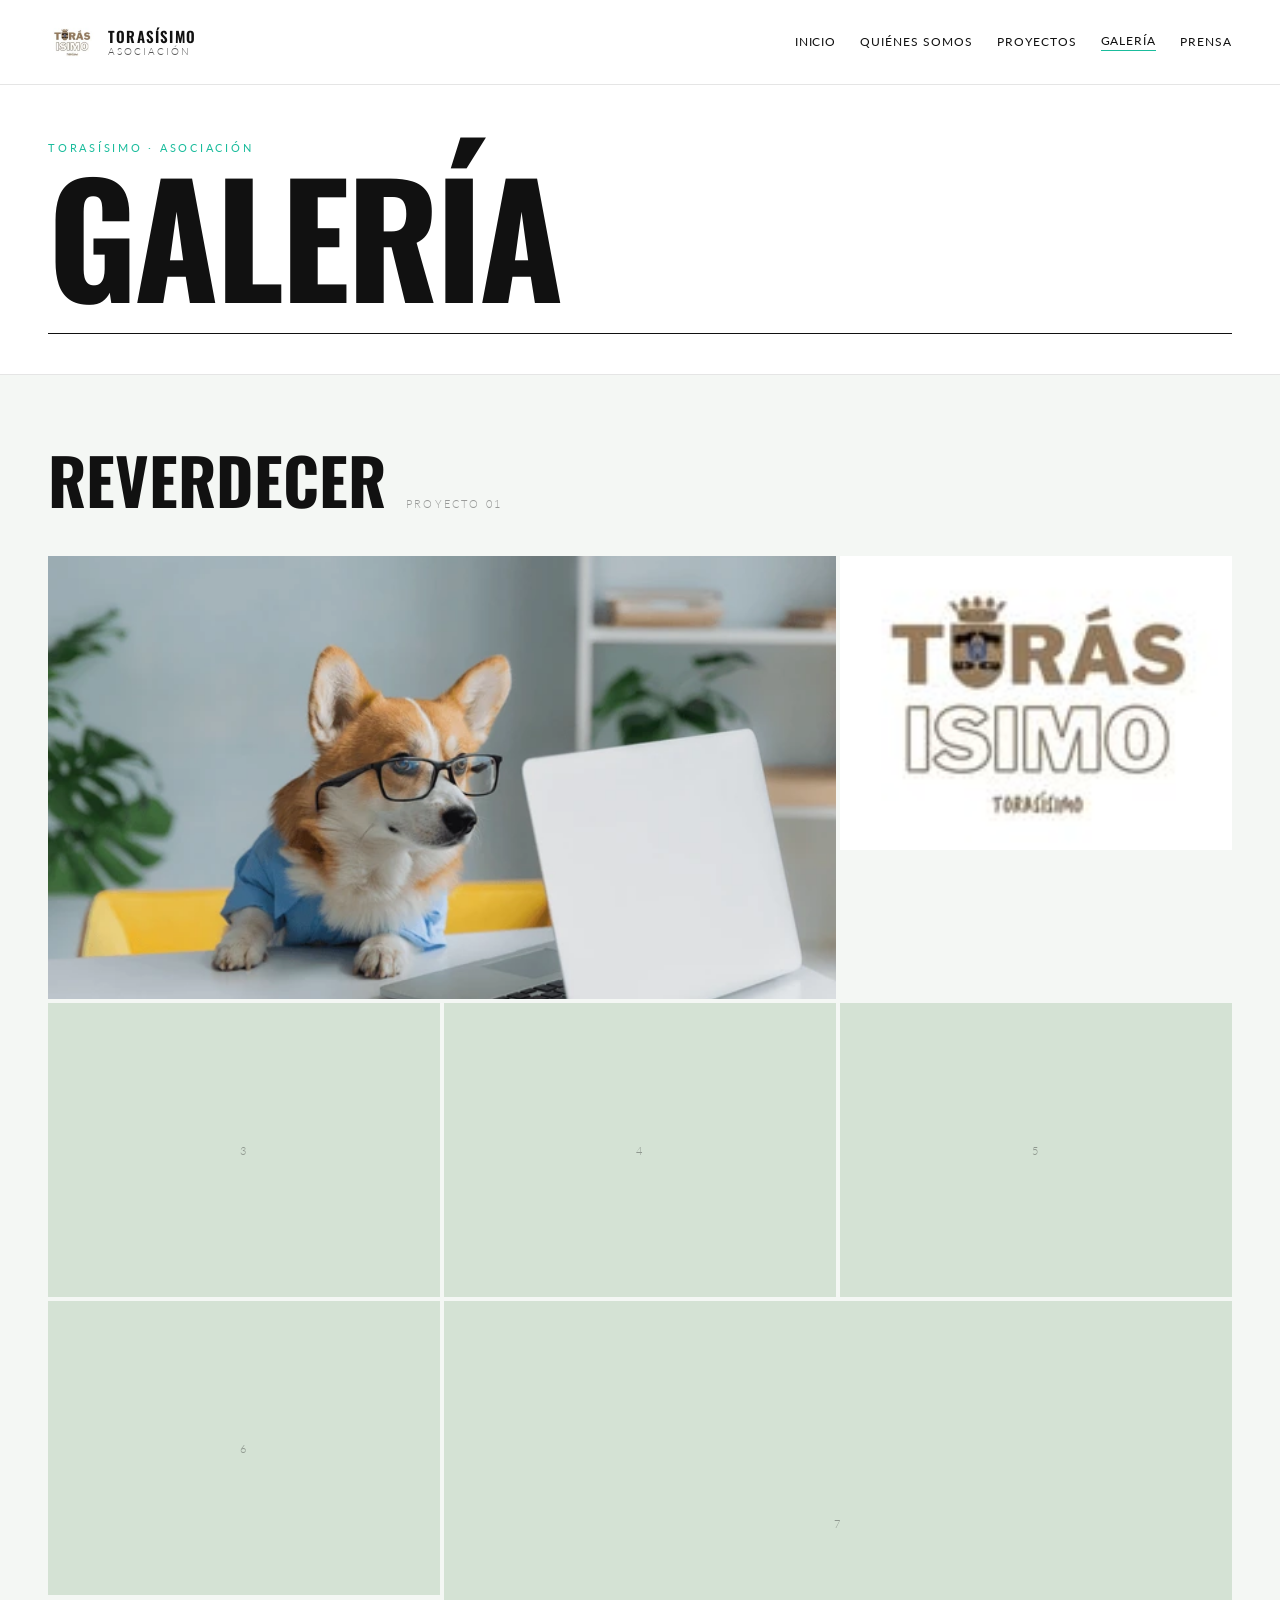
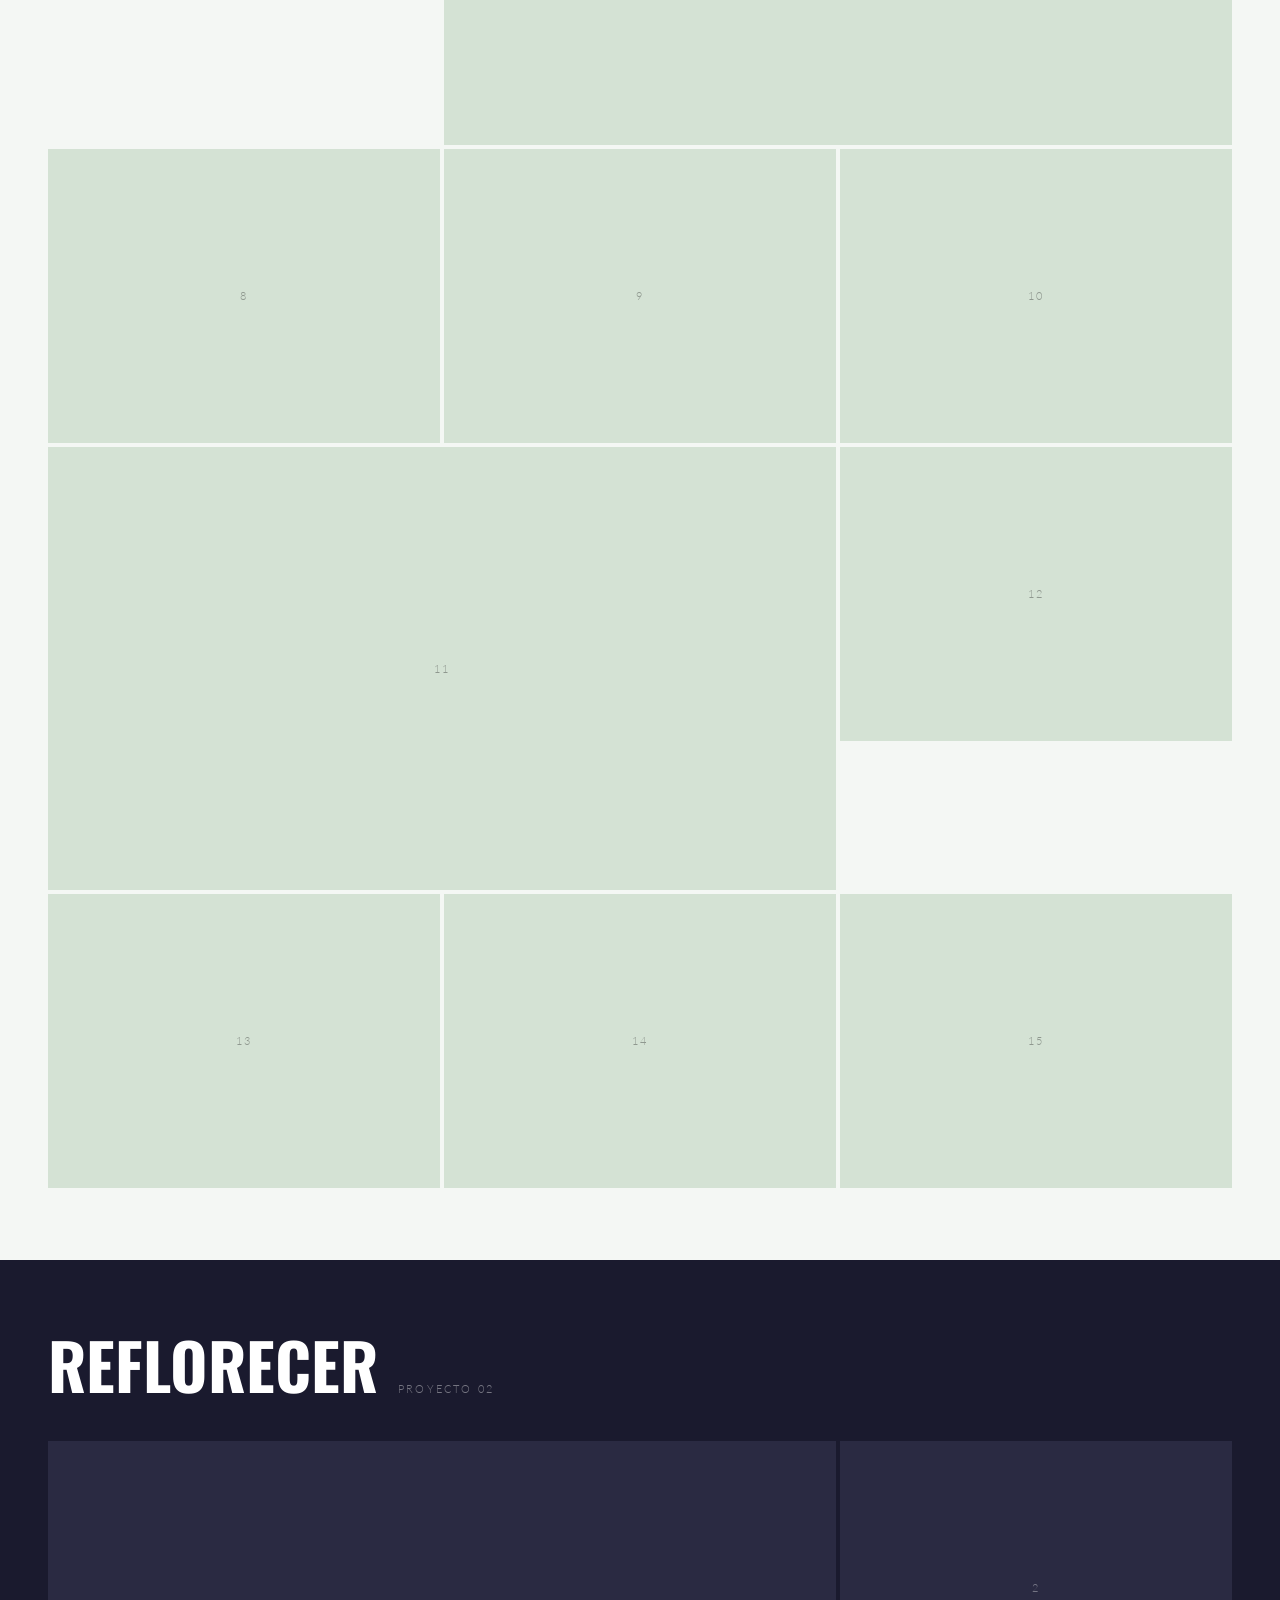
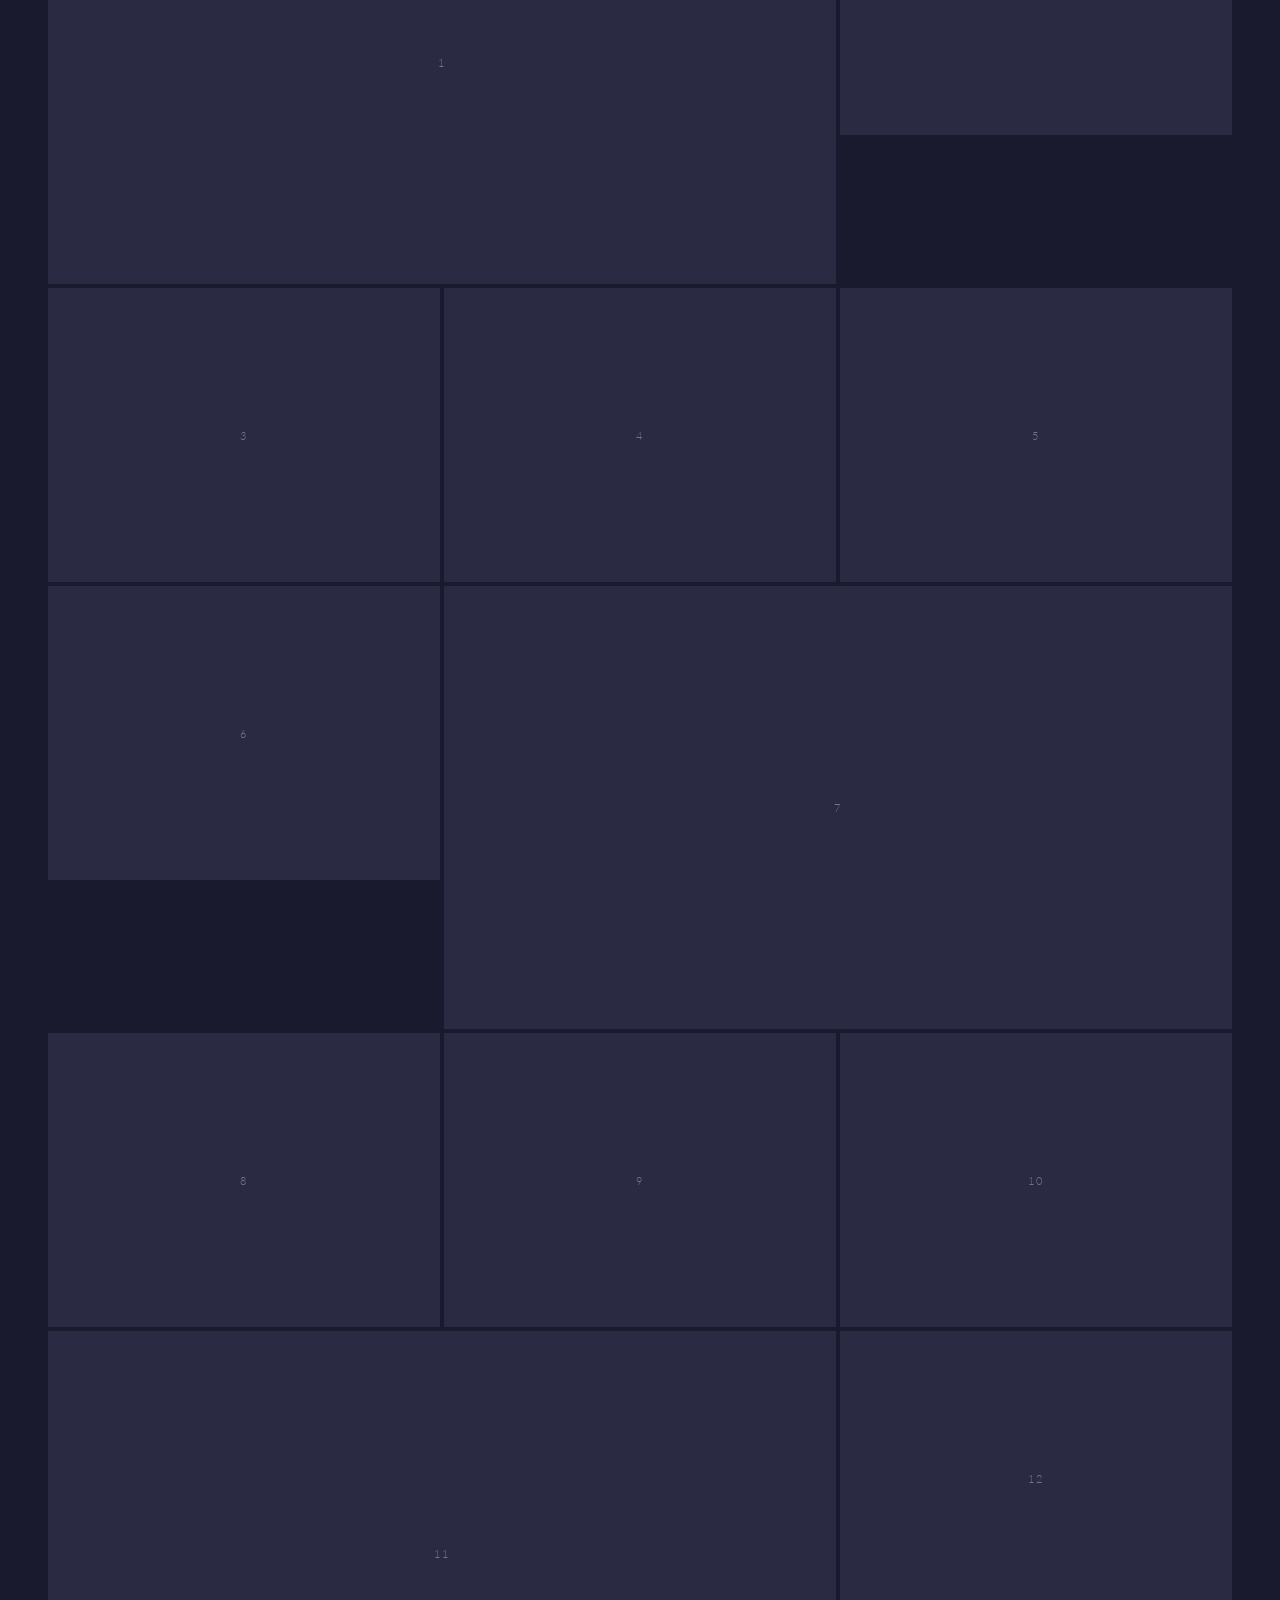
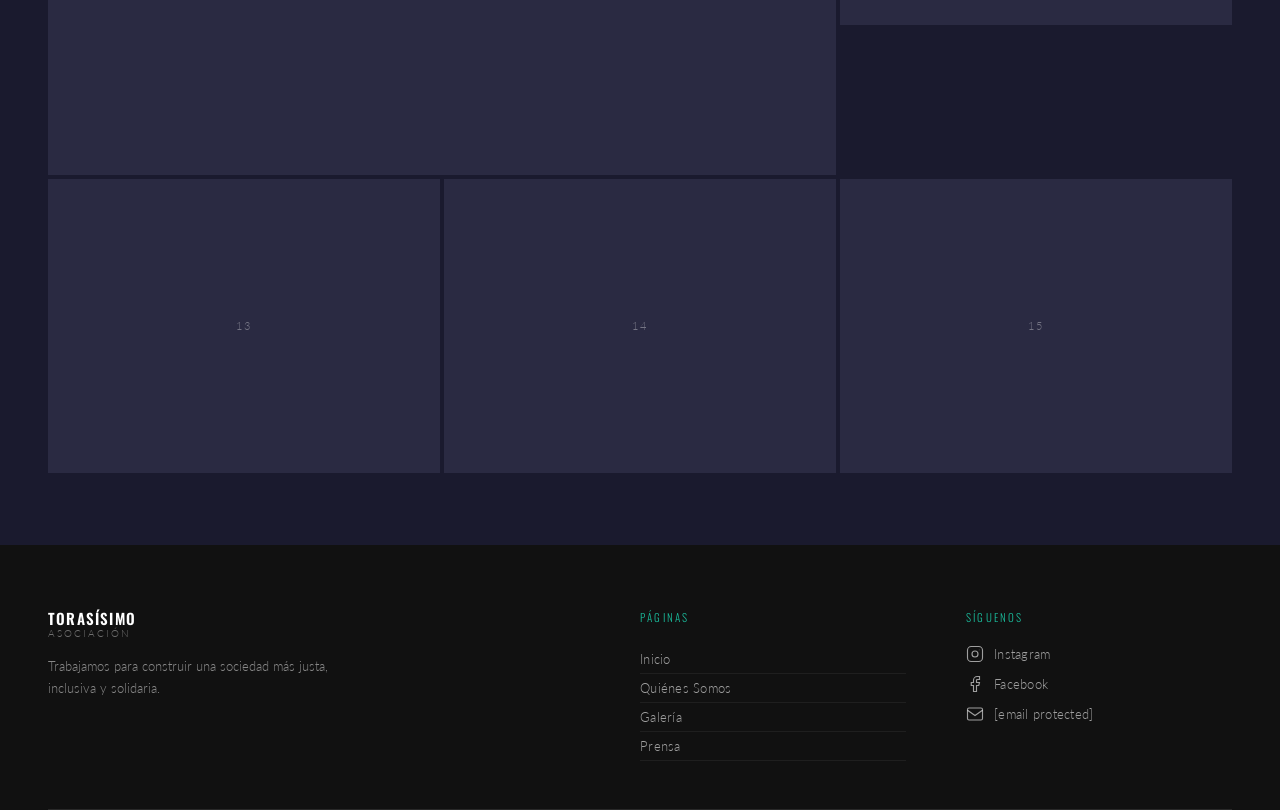
<file: galeria.html>
<!DOCTYPE html>
<html lang="es">
<head>
<meta charset="UTF-8">
<link rel="icon" type="image/x-icon" href="[data-uri]">
<meta name="viewport" content="width=device-width, initial-scale=1.0">
<title>Galería — Torasísimo</title>
<link href="https://fonts.googleapis.com/css2?family=Oswald:wght@300;400;600;700&family=Lato:wght@300;400&display=swap" rel="stylesheet">
<style>
*{ margin:0; padding:0; box-sizing:border-box; }
:root{
  --black:#111111; --white:#ffffff; --grey-light:#f1f1f1;
  --grey-mid:#e5e5e5; --accent:#1abc9c; --text-muted:#555;
}
body{ font-family:'Lato',sans-serif; font-weight:300; color:var(--black); overflow-x:hidden; }

/* HEADER */
header{
  display:flex; justify-content:space-between; align-items:center;
  padding:18px 48px; border-bottom:1px solid var(--grey-mid);
  position:sticky; top:0; background:var(--white); z-index:100;
}
.logo{ display:flex; align-items:center; gap:12px; }
.logo img{ height:48px; width:auto; }
.logo-text{ display:flex; flex-direction:column; line-height:1.2; }
.logo-text strong{ font-family:'Oswald',sans-serif; font-size:15px; font-weight:600; letter-spacing:0.08em; text-transform:uppercase; }
.logo-text span{ font-family:'Lato',sans-serif; font-size:10px; font-weight:300; letter-spacing:0.2em; text-transform:uppercase; color:var(--text-muted); }
nav{ display:flex; align-items:center; gap:24px; }
nav a{ text-decoration:none; color:var(--black); font-size:12px; letter-spacing:0.08em; text-transform:uppercase; font-weight:400; position:relative; padding-bottom:2px; transition:color 0.2s; }
nav a::after{ content:""; position:absolute; bottom:0; left:0; width:0; height:1px; background:var(--accent); transition:width 0.25s ease; }
nav a:hover::after{ width:100%; }
nav a.active{ border-bottom:1px solid var(--accent); }

/* HAMBURGER */
.hamburger{ display:none; flex-direction:column; gap:5px; cursor:pointer; padding:4px; background:none; border:none; z-index:200; }
.hamburger span{ display:block; width:24px; height:2px; background:var(--black); transition:all 0.3s ease; transform-origin:center; }
.hamburger.open span:nth-child(1){ transform:translateY(7px) rotate(45deg); }
.hamburger.open span:nth-child(2){ opacity:0; }
.hamburger.open span:nth-child(3){ transform:translateY(-7px) rotate(-45deg); }
.nav-mobile{ display:none; position:fixed; top:0; left:0; width:100%; height:100vh; background:var(--white); z-index:150; flex-direction:column; justify-content:center; align-items:center; gap:40px; opacity:0; pointer-events:none; transition:opacity 0.3s ease; }
.nav-mobile.open{ opacity:1; pointer-events:all; }
.nav-mobile a{ font-family:'Oswald',sans-serif; font-size:32px; font-weight:600; text-decoration:none; color:var(--black); letter-spacing:0.05em; text-transform:uppercase; transition:color 0.2s; }
.nav-mobile a:hover, .nav-mobile a.active{ color:var(--accent); }

/* TITULO */
.titulo-pagina{
  padding: 56px 48px 40px;
  border-bottom: 1px solid var(--grey-mid);
  animation: fadeUp 0.8s ease both;
  overflow: hidden;
}
@keyframes fadeUp{ from{ opacity:0; transform:translateY(14px); } to{ opacity:1; transform:translateY(0); } }

.titulo-pagina .label{
  font-family: 'Lato', sans-serif;
  font-size: 11px;
  font-weight: 400;
  letter-spacing: 0.25em;
  text-transform: uppercase;
  color: var(--accent);
  display: block;
  margin-bottom: 12px;
}

.titulo-pagina h1{
  font-family: 'Oswald', sans-serif;
  font-size: clamp(72px, 12vw, 160px);
  font-weight: 700;
  line-height: 0.88;
  letter-spacing: -0.02em;
  text-transform: uppercase;
}

.titulo-pagina .linea{
  display: block;
  width: 100%;
  height: 1px;
  background: var(--black);
  margin-top: 32px;
  transform: scaleX(0);
  transform-origin: left;
  animation: lineIn 0.9s 0.4s ease forwards;
}

@keyframes lineIn{ to{ transform: scaleX(1); } }


/* PROYECTO SECTION */
.proyecto-seccion{ padding:72px 48px; }
.proyecto-seccion.reverdecer{ background:#f4f7f4; }
.proyecto-seccion.reflorecer{ background:#1a1a2e; color:var(--white); }

.proyecto-header{ display:flex; align-items:baseline; gap:20px; margin-bottom:40px; }
.proyecto-header h2{ font-family:'Oswald',sans-serif; font-size:64px; font-weight:700; line-height:1; }
.proyecto-tag{ font-size:11px; letter-spacing:0.2em; text-transform:uppercase; opacity:0.4; padding-bottom:6px; }

/* GALERIA GRID */
.galeria{
  display:grid;
  grid-template-columns: repeat(3, 1fr);
  gap:4px;
}

.galeria-item{
  position:relative; overflow:hidden;
  aspect-ratio:4/3; cursor:pointer;
}

.galeria-item.grande{
  grid-column: span 2;
  aspect-ratio:16/9;
}

.galeria-item img{
  width:100%; height:100%; object-fit:cover; display:block;
  transition:transform 0.5s ease;
}
.galeria-item:hover img{ transform:scale(1.05); }

.galeria-overlay{
  position:absolute; inset:0;
  background:rgba(0,0,0,0);
  display:flex; flex-direction:column; justify-content:flex-end;
  padding:24px; transition:background 0.35s ease;
}
.galeria-item:hover .galeria-overlay{ background:rgba(0,0,0,0.68); }

.galeria-overlay-content{
  transform:translateY(10px); opacity:0;
  transition:all 0.35s ease;
}
.galeria-item:hover .galeria-overlay-content{ transform:translateY(0); opacity:1; }

.overlay-tag{
  display:inline-block; font-size:10px; letter-spacing:0.15em;
  text-transform:uppercase; color:var(--accent); margin-bottom:8px;
}
.galeria-overlay h3{
  font-family:'Oswald',sans-serif; font-size:18px; font-weight:600;
  color:white; margin-bottom:6px;
}
.galeria-overlay p{ font-size:13px; color:rgba(255,255,255,0.8); line-height:1.6; }

/* PLACEHOLDERS */
.galeria-placeholder{
  width:100%; height:100%;
  display:flex; align-items:center; justify-content:center;
}
.reverdecer .galeria-placeholder{ background:#d4e2d4; }
.reflorecer .galeria-placeholder{ background:#2a2a42; }
.galeria-placeholder span{ font-size:11px; letter-spacing:0.15em; text-transform:uppercase; opacity:0.35; }


/* FOOTER */
footer{
  background: var(--black);
  color: var(--white);
  padding: 64px 48px 0;
}

.footer-inner{
  display: grid;
  grid-template-columns: 2fr 1fr 1fr;
  gap: 60px;
  padding-bottom: 48px;
  border-bottom: 1px solid rgba(255,255,255,0.1);
}

.footer-brand{
  display: flex;
  flex-direction: column;
  gap: 12px;
}

.footer-brand img{
  height: 44px;
  width: auto;
  filter: brightness(0) invert(1);
  opacity: 0.9;
}

.footer-logo-text{
  display: flex;
  flex-direction: column;
  line-height: 1.2;
}

.footer-logo-text strong{
  font-family: 'Oswald', sans-serif;
  font-size: 15px;
  font-weight: 600;
  letter-spacing: 0.08em;
  text-transform: uppercase;
  color: var(--white);
}

.footer-logo-text span{
  font-size: 10px;
  font-weight: 300;
  letter-spacing: 0.2em;
  text-transform: uppercase;
  color: rgba(255,255,255,0.4);
}

.footer-tagline{
  font-size: 13px;
  line-height: 1.7;
  color: rgba(255,255,255,0.5);
  max-width: 280px;
  margin-top: 4px;
}

.footer-heading{
  font-family: 'Oswald', sans-serif;
  font-size: 11px;
  letter-spacing: 0.2em;
  text-transform: uppercase;
  color: var(--accent);
  margin-bottom: 20px;
}

.footer-links{
  display: flex;
  flex-direction: column;
  gap: 0;
}

.footer-links a{
  text-decoration: none;
  color: rgba(255,255,255,0.6);
  font-size: 13px;
  padding: 6px 0;
  border-bottom: 1px solid rgba(255,255,255,0.06);
  transition: color 0.2s;
  letter-spacing: 0.02em;
}

.footer-links a:hover{ color: var(--white); }

.social-links{
  display: flex;
  flex-direction: column;
  gap: 12px;
}

.social-btn{
  display: inline-flex;
  align-items: center;
  gap: 10px;
  text-decoration: none;
  color: rgba(255,255,255,0.6);
  font-size: 13px;
  transition: color 0.2s;
  letter-spacing: 0.02em;
}

.social-btn:hover{ color: var(--accent); }

.footer-bottom{
  padding: 20px 0;
  display: flex;
  justify-content: space-between;
  align-items: center;
}

.footer-bottom p{
  font-size: 11px;
  color: rgba(255,255,255,0.3);
  letter-spacing: 0.05em;
}

.footer-bottom a{
  color: rgba(255,255,255,0.3);
  text-decoration: none;
  transition: color 0.2s;
}

.footer-bottom a:hover{ color: rgba(255,255,255,0.7); }

@media(max-width:900px){
  footer{ padding:48px 24px 0; }
  .footer-inner{ grid-template-columns:1fr; gap:36px; }
  .footer-bottom{ flex-direction:column; gap:8px; text-align:center; }
}


/* RESPONSIVE */
@media(max-width:900px){
  header{ padding:16px 24px; }
  nav{ display:none; }
  .hamburger{ display:flex; }
  .nav-mobile{ display:flex; }
  .titulo-pagina{ padding:40px 24px 32px; }
  .proyecto-seccion{ padding:48px 24px; }
  .proyecto-header h2{ font-size:44px; }
  .galeria{ grid-template-columns:repeat(2,1fr); gap:3px; }
  .galeria-item.grande{ grid-column:span 2; }
}
@media(max-width:520px){
  .galeria{ grid-template-columns:1fr; gap:3px; }
  .galeria-item.grande{ grid-column:span 1; aspect-ratio:4/3; }
  footer{ flex-direction:column; gap:16px; text-align:center; }
}
</style>
</head>
<body>

<header>
  <div class="logo">
    <img src="[data-uri]" alt="Torasísimo">
    <div class="logo-text"><strong>Torasísimo</strong><span>Asociación</span></div>
  </div>
    <nav>
    <a href="index.html" >Inicio</a>
    <a href="quienes-somos.html" >Quiénes Somos</a>
    <a href="proyectos.html" >Proyectos</a>
    <a href="galeria.html" class="active">Galería</a>
    <a href="prensa.html" >Prensa</a>
  </nav>
  <button class="hamburger" id="hamburger-btn" aria-label="Menú">
    <span></span><span></span><span></span>
  </button>
</header>

<div class="nav-mobile" id="nav-mobile">
  <a href="index.html" >Inicio</a>
  <a href="quienes-somos.html" >Quiénes Somos</a>
  <a href="proyectos.html" >Proyectos</a>
  <a href="galeria.html" class="active">Galería</a>
  <a href="prensa.html" >Prensa</a>
</div>

<section class="titulo-pagina">
  <span class="label">Torasísimo · Asociación</span>
  <h1>Galería</h1>
  <span class="linea"></span>
</section>

<!-- REVERDECER -->
<section class="proyecto-seccion reverdecer">
  <div class="proyecto-header">
    <h2>REVERDECER</h2>
    <span class="proyecto-tag">Proyecto 01</span>
  </div>
  <div class="galeria">
    
    <div class="galeria-item grande">
      <img src="[data-uri]" alt="Actividad 1">
      <div class="galeria-overlay">
        <div class="galeria-overlay-content">
          <span class="overlay-tag">Actividad 01</span>
          <h3>Actividad 1</h3>
          <p>Descripción de la actividad 1 del proyecto.</p>
        </div>
      </div>
    </div>
    <div class="galeria-item tall">
      <img src="[data-uri]" alt="Actividad 2">
      <div class="galeria-overlay">
        <div class="galeria-overlay-content">
          <span class="overlay-tag">Actividad 02</span>
          <h3>Actividad 2</h3>
          <p>Descripción de la actividad 2 del proyecto.</p>
        </div>
      </div>
    </div>
    <div class="galeria-item">
      <div class="galeria-placeholder"><span>3</span></div>
      <div class="galeria-overlay">
        <div class="galeria-overlay-content">
          <span class="overlay-tag">Actividad 03</span>
          <h3>Actividad 3</h3>
          <p>Descripción de la actividad 3 del proyecto.</p>
        </div>
      </div>
    </div>
    <div class="galeria-item">
      <div class="galeria-placeholder"><span>4</span></div>
      <div class="galeria-overlay">
        <div class="galeria-overlay-content">
          <span class="overlay-tag">Actividad 04</span>
          <h3>Actividad 4</h3>
          <p>Descripción de la actividad 4 del proyecto.</p>
        </div>
      </div>
    </div>
    <div class="galeria-item">
      <div class="galeria-placeholder"><span>5</span></div>
      <div class="galeria-overlay">
        <div class="galeria-overlay-content">
          <span class="overlay-tag">Actividad 05</span>
          <h3>Actividad 5</h3>
          <p>Descripción de la actividad 5 del proyecto.</p>
        </div>
      </div>
    </div>
    <div class="galeria-item tall">
      <div class="galeria-placeholder"><span>6</span></div>
      <div class="galeria-overlay">
        <div class="galeria-overlay-content">
          <span class="overlay-tag">Actividad 06</span>
          <h3>Actividad 6</h3>
          <p>Descripción de la actividad 6 del proyecto.</p>
        </div>
      </div>
    </div>
    <div class="galeria-item grande">
      <div class="galeria-placeholder"><span>7</span></div>
      <div class="galeria-overlay">
        <div class="galeria-overlay-content">
          <span class="overlay-tag">Actividad 07</span>
          <h3>Actividad 7</h3>
          <p>Descripción de la actividad 7 del proyecto.</p>
        </div>
      </div>
    </div>
    <div class="galeria-item">
      <div class="galeria-placeholder"><span>8</span></div>
      <div class="galeria-overlay">
        <div class="galeria-overlay-content">
          <span class="overlay-tag">Actividad 08</span>
          <h3>Actividad 8</h3>
          <p>Descripción de la actividad 8 del proyecto.</p>
        </div>
      </div>
    </div>
    <div class="galeria-item">
      <div class="galeria-placeholder"><span>9</span></div>
      <div class="galeria-overlay">
        <div class="galeria-overlay-content">
          <span class="overlay-tag">Actividad 09</span>
          <h3>Actividad 9</h3>
          <p>Descripción de la actividad 9 del proyecto.</p>
        </div>
      </div>
    </div>
    <div class="galeria-item">
      <div class="galeria-placeholder"><span>10</span></div>
      <div class="galeria-overlay">
        <div class="galeria-overlay-content">
          <span class="overlay-tag">Actividad 10</span>
          <h3>Actividad 10</h3>
          <p>Descripción de la actividad 10 del proyecto.</p>
        </div>
      </div>
    </div>
    <div class="galeria-item grande">
      <div class="galeria-placeholder"><span>11</span></div>
      <div class="galeria-overlay">
        <div class="galeria-overlay-content">
          <span class="overlay-tag">Actividad 11</span>
          <h3>Actividad 11</h3>
          <p>Descripción de la actividad 11 del proyecto.</p>
        </div>
      </div>
    </div>
    <div class="galeria-item tall">
      <div class="galeria-placeholder"><span>12</span></div>
      <div class="galeria-overlay">
        <div class="galeria-overlay-content">
          <span class="overlay-tag">Actividad 12</span>
          <h3>Actividad 12</h3>
          <p>Descripción de la actividad 12 del proyecto.</p>
        </div>
      </div>
    </div>
    <div class="galeria-item">
      <div class="galeria-placeholder"><span>13</span></div>
      <div class="galeria-overlay">
        <div class="galeria-overlay-content">
          <span class="overlay-tag">Actividad 13</span>
          <h3>Actividad 13</h3>
          <p>Descripción de la actividad 13 del proyecto.</p>
        </div>
      </div>
    </div>
    <div class="galeria-item">
      <div class="galeria-placeholder"><span>14</span></div>
      <div class="galeria-overlay">
        <div class="galeria-overlay-content">
          <span class="overlay-tag">Actividad 14</span>
          <h3>Actividad 14</h3>
          <p>Descripción de la actividad 14 del proyecto.</p>
        </div>
      </div>
    </div>
    <div class="galeria-item">
      <div class="galeria-placeholder"><span>15</span></div>
      <div class="galeria-overlay">
        <div class="galeria-overlay-content">
          <span class="overlay-tag">Actividad 15</span>
          <h3>Actividad 15</h3>
          <p>Descripción de la actividad 15 del proyecto.</p>
        </div>
      </div>
    </div>
  </div>
</section>

<!-- REFLORECER -->
<section class="proyecto-seccion reflorecer">
  <div class="proyecto-header">
    <h2>REFLORECER</h2>
    <span class="proyecto-tag">Proyecto 02</span>
  </div>
  <div class="galeria">
    
    <div class="galeria-item grande">
      <div class="galeria-placeholder"><span>1</span></div>
      <div class="galeria-overlay">
        <div class="galeria-overlay-content">
          <span class="overlay-tag">Actividad 01</span>
          <h3>Actividad 1</h3>
          <p>Descripción de la actividad 1 del proyecto.</p>
        </div>
      </div>
    </div>
    <div class="galeria-item tall">
      <div class="galeria-placeholder"><span>2</span></div>
      <div class="galeria-overlay">
        <div class="galeria-overlay-content">
          <span class="overlay-tag">Actividad 02</span>
          <h3>Actividad 2</h3>
          <p>Descripción de la actividad 2 del proyecto.</p>
        </div>
      </div>
    </div>
    <div class="galeria-item">
      <div class="galeria-placeholder"><span>3</span></div>
      <div class="galeria-overlay">
        <div class="galeria-overlay-content">
          <span class="overlay-tag">Actividad 03</span>
          <h3>Actividad 3</h3>
          <p>Descripción de la actividad 3 del proyecto.</p>
        </div>
      </div>
    </div>
    <div class="galeria-item">
      <div class="galeria-placeholder"><span>4</span></div>
      <div class="galeria-overlay">
        <div class="galeria-overlay-content">
          <span class="overlay-tag">Actividad 04</span>
          <h3>Actividad 4</h3>
          <p>Descripción de la actividad 4 del proyecto.</p>
        </div>
      </div>
    </div>
    <div class="galeria-item">
      <div class="galeria-placeholder"><span>5</span></div>
      <div class="galeria-overlay">
        <div class="galeria-overlay-content">
          <span class="overlay-tag">Actividad 05</span>
          <h3>Actividad 5</h3>
          <p>Descripción de la actividad 5 del proyecto.</p>
        </div>
      </div>
    </div>
    <div class="galeria-item tall">
      <div class="galeria-placeholder"><span>6</span></div>
      <div class="galeria-overlay">
        <div class="galeria-overlay-content">
          <span class="overlay-tag">Actividad 06</span>
          <h3>Actividad 6</h3>
          <p>Descripción de la actividad 6 del proyecto.</p>
        </div>
      </div>
    </div>
    <div class="galeria-item grande">
      <div class="galeria-placeholder"><span>7</span></div>
      <div class="galeria-overlay">
        <div class="galeria-overlay-content">
          <span class="overlay-tag">Actividad 07</span>
          <h3>Actividad 7</h3>
          <p>Descripción de la actividad 7 del proyecto.</p>
        </div>
      </div>
    </div>
    <div class="galeria-item">
      <div class="galeria-placeholder"><span>8</span></div>
      <div class="galeria-overlay">
        <div class="galeria-overlay-content">
          <span class="overlay-tag">Actividad 08</span>
          <h3>Actividad 8</h3>
          <p>Descripción de la actividad 8 del proyecto.</p>
        </div>
      </div>
    </div>
    <div class="galeria-item">
      <div class="galeria-placeholder"><span>9</span></div>
      <div class="galeria-overlay">
        <div class="galeria-overlay-content">
          <span class="overlay-tag">Actividad 09</span>
          <h3>Actividad 9</h3>
          <p>Descripción de la actividad 9 del proyecto.</p>
        </div>
      </div>
    </div>
    <div class="galeria-item">
      <div class="galeria-placeholder"><span>10</span></div>
      <div class="galeria-overlay">
        <div class="galeria-overlay-content">
          <span class="overlay-tag">Actividad 10</span>
          <h3>Actividad 10</h3>
          <p>Descripción de la actividad 10 del proyecto.</p>
        </div>
      </div>
    </div>
    <div class="galeria-item grande">
      <div class="galeria-placeholder"><span>11</span></div>
      <div class="galeria-overlay">
        <div class="galeria-overlay-content">
          <span class="overlay-tag">Actividad 11</span>
          <h3>Actividad 11</h3>
          <p>Descripción de la actividad 11 del proyecto.</p>
        </div>
      </div>
    </div>
    <div class="galeria-item tall">
      <div class="galeria-placeholder"><span>12</span></div>
      <div class="galeria-overlay">
        <div class="galeria-overlay-content">
          <span class="overlay-tag">Actividad 12</span>
          <h3>Actividad 12</h3>
          <p>Descripción de la actividad 12 del proyecto.</p>
        </div>
      </div>
    </div>
    <div class="galeria-item">
      <div class="galeria-placeholder"><span>13</span></div>
      <div class="galeria-overlay">
        <div class="galeria-overlay-content">
          <span class="overlay-tag">Actividad 13</span>
          <h3>Actividad 13</h3>
          <p>Descripción de la actividad 13 del proyecto.</p>
        </div>
      </div>
    </div>
    <div class="galeria-item">
      <div class="galeria-placeholder"><span>14</span></div>
      <div class="galeria-overlay">
        <div class="galeria-overlay-content">
          <span class="overlay-tag">Actividad 14</span>
          <h3>Actividad 14</h3>
          <p>Descripción de la actividad 14 del proyecto.</p>
        </div>
      </div>
    </div>
    <div class="galeria-item">
      <div class="galeria-placeholder"><span>15</span></div>
      <div class="galeria-overlay">
        <div class="galeria-overlay-content">
          <span class="overlay-tag">Actividad 15</span>
          <h3>Actividad 15</h3>
          <p>Descripción de la actividad 15 del proyecto.</p>
        </div>
      </div>
    </div>
  </div>
</section>

<footer>
  <div class="footer-inner">

    <div class="footer-col footer-brand">
      <div class="footer-logo-text">
        <strong>Torasísimo</strong>
        <span>Asociación</span>
      </div>
      <p class="footer-tagline">Trabajamos para construir una sociedad más justa, inclusiva y solidaria.</p>
    </div>

    <div class="footer-col footer-links">
      <p class="footer-heading">Páginas</p>
      <a href="index.html">Inicio</a>
      <a href="quienes-somos.html">Quiénes Somos</a>
      <a href="galeria.html">Galería</a>
      <a href="prensa.html">Prensa</a>
    </div>

    <div class="footer-col footer-social">
      <p class="footer-heading">Síguenos</p>
      <div class="social-links">
        <a href="https://www.instagram.com/torasisimo?igsh=MWFncDE1endzaTNhOA==" target="_blank" class="social-btn">
          <svg viewBox="0 0 24 24" fill="none" stroke="currentColor" stroke-width="1.5" width="18" height="18"><rect x="2" y="2" width="20" height="20" rx="5"/><circle cx="12" cy="12" r="4"/><circle cx="17.5" cy="6.5" r="0.5" fill="currentColor" stroke="none"/></svg>
          Instagram
        </a>
        <a href="https://www.facebook.com/p/Torasisimo-100086201883035/" target="_blank" class="social-btn">
          <svg viewBox="0 0 24 24" fill="none" stroke="currentColor" stroke-width="1.5" width="18" height="18"><path d="M18 2h-3a5 5 0 0 0-5 5v3H7v4h3v8h4v-8h3l1-4h-4V7a1 1 0 0 1 1-1h3z"/></svg>
          Facebook
        </a>
        <a href="/cdn-cgi/l/email-protection#f4809b8695879d879d999bb49399959d98da979b99" class="social-btn">
          <svg viewBox="0 0 24 24" fill="none" stroke="currentColor" stroke-width="1.5" width="18" height="18"><rect x="2" y="4" width="20" height="16" rx="2"/><path d="M2 7l10 7 10-7"/></svg>
          <span class="__cf_email__" data-cfemail="d5a1baa7b4a6bca6bcb8ba95b2b8b4bcb9fbb6bab8">[email&#160;protected]</span>
        </a>
      </div>
    </div>

  </div>
</footer>

<script>
document.addEventListener('DOMContentLoaded', function() {
  var btn = document.getElementById('hamburger-btn');
  var nav = document.getElementById('nav-mobile');
  if (!btn || !nav) return;
  btn.addEventListener('click', function() {
    btn.classList.toggle('open');
    nav.classList.toggle('open');
    document.body.style.overflow = nav.classList.contains('open') ? 'hidden' : '';
  });
  nav.querySelectorAll('a').forEach(function(a) {
    a.addEventListener('click', function() {
      btn.classList.remove('open');
      nav.classList.remove('open');
      document.body.style.overflow = '';
    });
  });
});
</script>
</body>
</html>
</file>
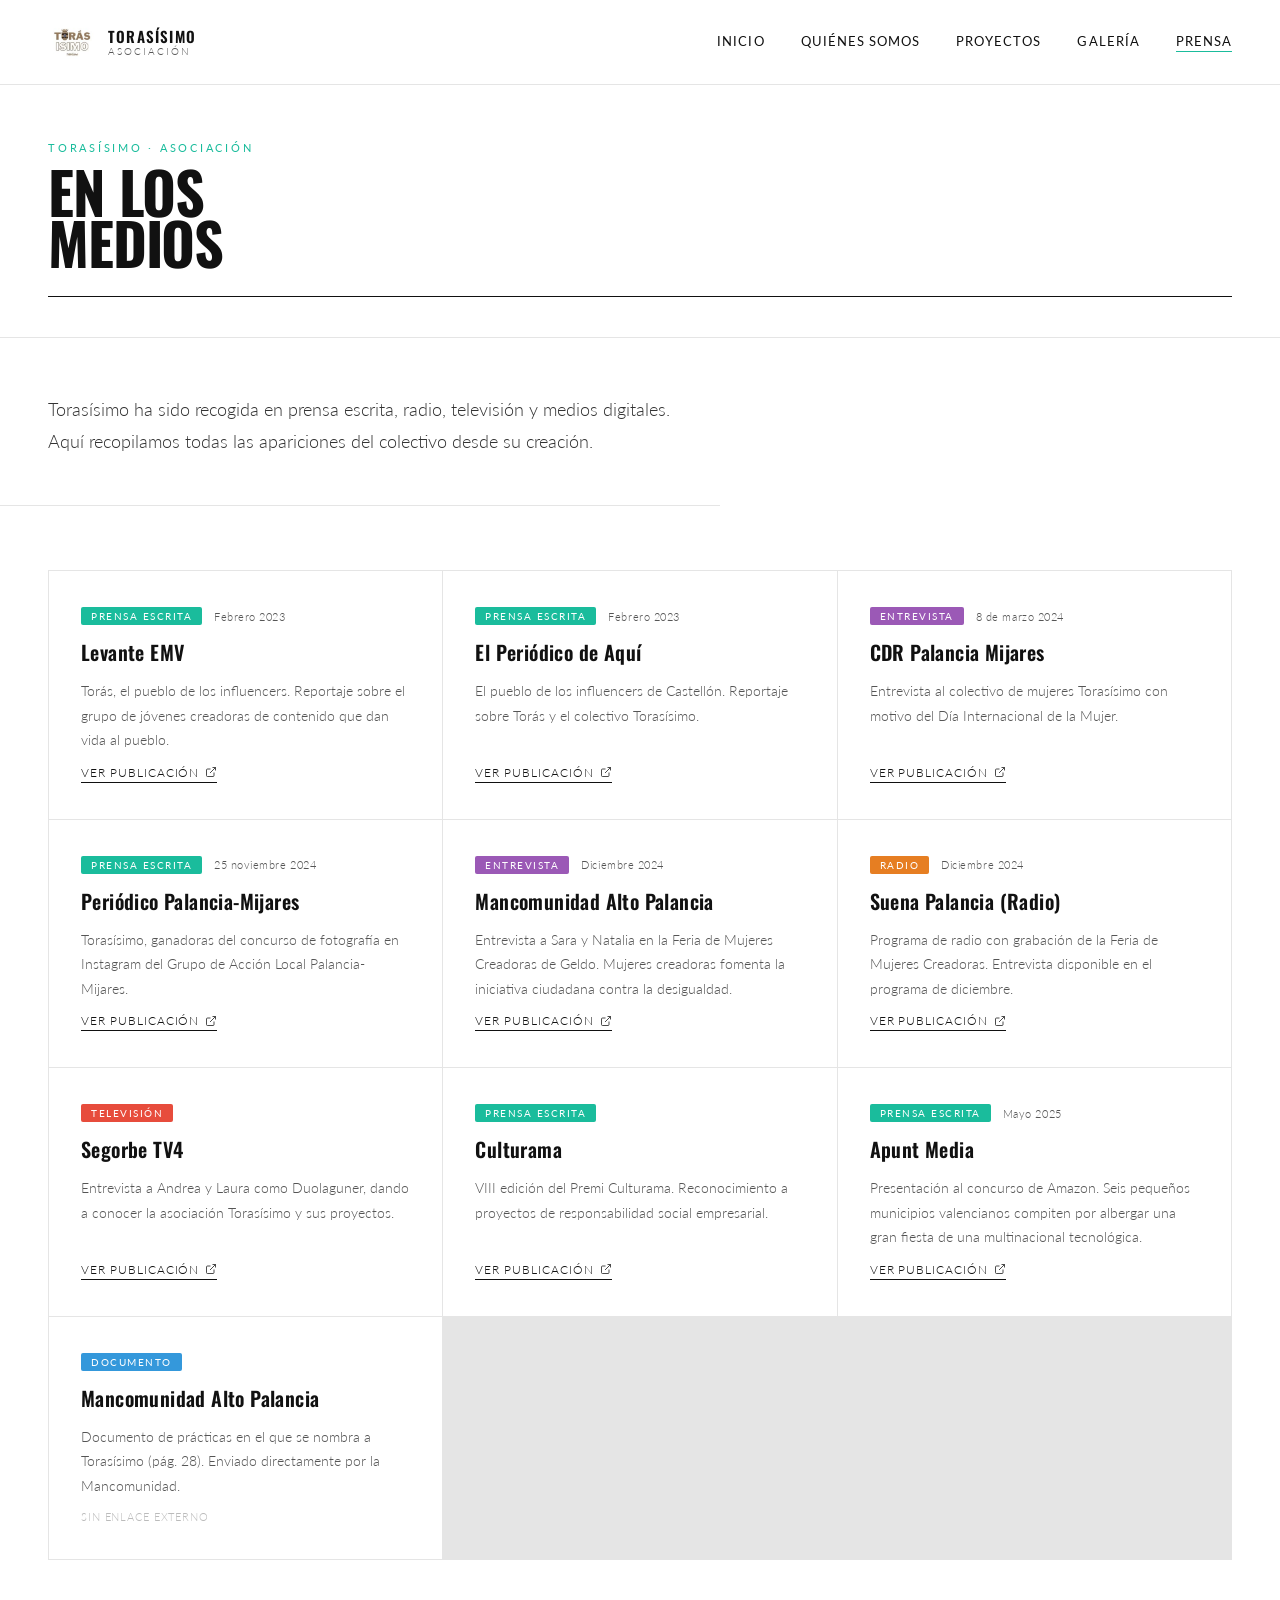
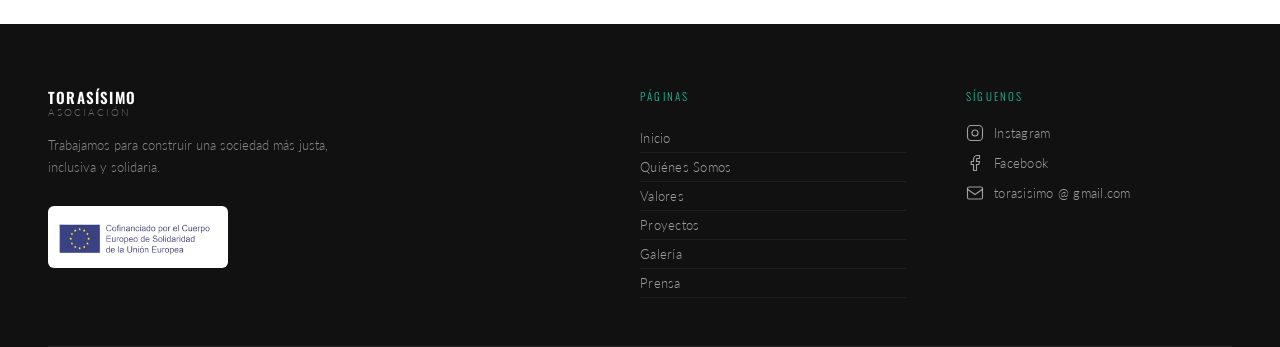
<file: prensa.html>
<!DOCTYPE html>
<html lang="es">
<head>
<link rel="icon" type="image/x-icon" href="[data-uri]">
<meta charset="UTF-8">
<meta name="viewport" content="width=device-width, initial-scale=1.0">
<title>Prensa — Torasísimo</title>
<link href="https://fonts.googleapis.com/css2?family=Oswald:wght@300;400;600;700&family=Lato:wght@300;400&display=swap" rel="stylesheet">
<style>
*{ margin:0; padding:0; box-sizing:border-box; }
:root{
  --black:#111111; --white:#ffffff; --grey-light:#f1f1f1;
  --grey-mid:#e5e5e5; --accent:#1abc9c; --text-muted:#555;
}
body{ font-family:'Lato',sans-serif; font-weight:300; color:var(--black); overflow-x:hidden; }

/* HEADER */
header{ display:flex; justify-content:space-between; align-items:center; padding:18px 48px; border-bottom:1px solid var(--grey-mid); position:sticky; top:0; background:var(--white); z-index:100; }
.logo{ display:flex; align-items:center; gap:12px; }
.logo img{ height:48px; width:auto; }
.logo-text{ display:flex; flex-direction:column; line-height:1.2; }
.logo-text strong{ font-family:'Oswald',sans-serif; font-size:15px; font-weight:600; letter-spacing:0.08em; text-transform:uppercase; }
.logo-text span{ font-family:'Lato',sans-serif; font-size:10px; font-weight:300; letter-spacing:0.2em; text-transform:uppercase; color:var(--text-muted); }
nav{
  display: flex;
  align-items: center;
  gap: 36px;
}

nav a{
  text-decoration: none;
  color: var(--black);
  font-size: 13px;
  letter-spacing: 0.08em;
  text-transform: uppercase;
  font-weight: 400;
  font-family: 'Lato', sans-serif;
  position: relative;
  padding-bottom: 2px;
  transition: color 0.2s;
}

nav a::after{
  content: "";
  position: absolute;
  bottom: 0; left: 0;
  width: 0; height: 1px;
  background: var(--accent);
  transition: width 0.25s ease;
}

nav a:hover::after{ width: 100%; }
nav a.active{ border-bottom:1px solid var(--accent); }

/* HAMBURGER */
.hamburger{ display:none; flex-direction:column; gap:5px; cursor:pointer; padding:4px; background:none; border:none; z-index:200; }
.hamburger span{ display:block; width:24px; height:2px; background:var(--black); transition:all 0.3s ease; transform-origin:center; }
.hamburger.open span:nth-child(1){ transform:translateY(7px) rotate(45deg); }
.hamburger.open span:nth-child(2){ opacity:0; }
.hamburger.open span:nth-child(3){ transform:translateY(-7px) rotate(-45deg); }
.nav-mobile{ display:none; position:fixed; top:0; left:0; width:100%; height:100vh; background:var(--white); z-index:150; flex-direction:column; justify-content:center; align-items:center; gap:40px; opacity:0; pointer-events:none; transition:opacity 0.3s ease; }
.nav-mobile.open{ opacity:1; pointer-events:all; }
.nav-mobile a{ font-family:'Oswald',sans-serif; font-size:32px; font-weight:600; text-decoration:none; color:var(--black); letter-spacing:0.05em; text-transform:uppercase; transition:color 0.2s; }
.nav-mobile a:hover, .nav-mobile a.active{ color:var(--accent); }

/* TITULO */
.titulo-pagina{
  padding: 56px 48px 40px;
  border-bottom: 1px solid var(--grey-mid);
  overflow: hidden;
  animation: fadeUp 0.8s ease both;
}
@keyframes fadeUp{ from{ opacity:0; transform:translateY(14px); } to{ opacity:1; transform:translateY(0); } }
.titulo-pagina .label{ display:block; font-size:11px; font-weight:400; letter-spacing:0.25em; text-transform:uppercase; color:var(--accent); margin-bottom:12px; }
.titulo-pagina h1{ font-family:'Oswald',sans-serif; font-size:58px; font-weight:700; line-height:0.88; letter-spacing:-0.02em; text-transform:uppercase; }
.titulo-pagina .linea{ display:block; width:100%; height:1px; background:var(--black); margin-top:28px; transform:scaleX(0); transform-origin:left; animation:lineIn 0.9s 0.3s ease forwards; }
@keyframes lineIn{ to{ transform:scaleX(1); } }

/* INTRO */
.prensa-intro{
  padding: 56px 48px 48px;
  border-bottom: 1px solid var(--grey-mid);
  max-width: 720px;
}
.prensa-intro p{
  font-size: 18px;
  line-height: 1.75;
  color: #333;
}

/* GRID NOTICIAS */
.noticias-section{ padding: 64px 48px; }
.noticias-grid{
  display: grid;
  grid-template-columns: repeat(3, 1fr);
  gap: 1px;
  background: var(--grey-mid);
  border: 1px solid var(--grey-mid);
}

.noticia-card{
  background: var(--white);
  padding: 36px 32px;
  display: flex;
  flex-direction: column;
  gap: 12px;
  transition: background 0.2s;
}
.noticia-card:hover{ background: var(--grey-light); }

.noticia-header{
  display: flex;
  align-items: center;
  gap: 12px;
  flex-wrap: wrap;
}

.noticia-tipo{
  font-size: 10px;
  letter-spacing: 0.15em;
  text-transform: uppercase;
  color: white;
  padding: 3px 10px;
  border-radius: 2px;
  font-family: 'Lato', sans-serif;
  font-weight: 400;
}

.noticia-fecha{
  font-size: 11px;
  color: var(--text-muted);
  letter-spacing: 0.05em;
}

.noticia-medio{
  font-family: 'Oswald', sans-serif;
  font-size: 20px;
  font-weight: 600;
  letter-spacing: 0.02em;
  color: var(--black);
}

.noticia-desc{
  font-size: 14px;
  line-height: 1.75;
  color: var(--text-muted);
  flex: 1;
}

.noticia-link{
  display: inline-flex;
  align-items: center;
  gap: 6px;
  font-size: 12px;
  letter-spacing: 0.08em;
  text-transform: uppercase;
  color: var(--black);
  text-decoration: none;
  border-bottom: 1px solid var(--black);
  padding-bottom: 2px;
  width: fit-content;
  transition: color 0.2s, border-color 0.2s;
}
.noticia-link:hover{ color: var(--accent); border-color: var(--accent); }

.noticia-sin-enlace{
  font-size: 11px;
  letter-spacing: 0.08em;
  text-transform: uppercase;
  color: #bbb;
}

/* FOOTER */
footer{ background:var(--black); color:var(--white); padding:64px 48px 0; }
.footer-inner{ display:grid; grid-template-columns:2fr 1fr 1fr; gap:60px; padding-bottom:48px; border-bottom:1px solid rgba(255,255,255,0.1); }
.footer-brand{ display:flex; flex-direction:column; gap:12px; }
.footer-brand img{ height:44px; width:auto; filter:brightness(0) invert(1); opacity:0.9; }
.footer-brand img.eu-logo{ filter:none; opacity:1; height:auto; }
.footer-logo-text{ display:flex; flex-direction:column; line-height:1.2; }
.footer-logo-text strong{ font-family:'Oswald',sans-serif; font-size:15px; font-weight:600; letter-spacing:0.08em; text-transform:uppercase; color:var(--white); }
.footer-logo-text span{ font-size:10px; font-weight:300; letter-spacing:0.2em; text-transform:uppercase; color:rgba(255,255,255,0.4); }
.footer-tagline{ font-size:13px; line-height:1.7; color:rgba(255,255,255,0.5); max-width:280px; margin-top:4px; }
.footer-heading{ font-family:'Oswald',sans-serif; font-size:11px; letter-spacing:0.2em; text-transform:uppercase; color:var(--accent); margin-bottom:20px; }
.footer-links{ display:flex; flex-direction:column; }
.footer-links a{ text-decoration:none; color:rgba(255,255,255,0.6); font-size:13px; padding:6px 0; border-bottom:1px solid rgba(255,255,255,0.06); transition:color 0.2s; letter-spacing:0.02em; }
.footer-links a:hover{ color:var(--white); }
.social-links{ display:flex; flex-direction:column; gap:12px; }
.social-btn{ display:inline-flex; align-items:center; gap:10px; text-decoration:none; color:rgba(255,255,255,0.6); font-size:13px; transition:color 0.2s; letter-spacing:0.02em; }
.social-btn:hover{ color:var(--accent); }
.footer-bottom{ padding:20px 0; display:flex; justify-content:space-between; align-items:center; }
.footer-bottom p{ font-size:11px; color:rgba(255,255,255,0.3); letter-spacing:0.05em; }
.footer-bottom a{ color:rgba(255,255,255,0.3); text-decoration:none; transition:color 0.2s; }
.footer-bottom a:hover{ color:rgba(255,255,255,0.7); }

/* RESPONSIVE */
@media(max-width:900px){
  header{ padding:16px 24px; }
  nav{ display:none; }
  .hamburger{ display:flex; }
  .nav-mobile{ display:flex; }
  .titulo-pagina{ padding:40px 24px 32px; }
  .prensa-intro{ padding:40px 24px; }
  .noticias-section{ padding:40px 24px; }
  .noticias-grid{ grid-template-columns:1fr; }
  footer{ padding:48px 24px 0; }
  .footer-inner{ grid-template-columns:1fr; gap:36px; }
  .footer-bottom{ flex-direction:column; gap:8px; text-align:center; }
}
</style>
</head>
<body>

<header>
  <div class="logo">
    <img src="[data-uri]" alt="Torasísimo">
    <div class="logo-text"><strong>Torasísimo</strong><span>Asociación</span></div>
  </div>
  <nav>
    <a href="index.html" >Inicio</a>
    <a href="quienes-somos.html" >Quiénes Somos</a>
    <a href="proyectos.html" >Proyectos</a>
    <a href="galeria.html" >Galería</a>
    <a href="prensa.html" class="active">Prensa</a>
  </nav>
  <button class="hamburger" id="hamburger-btn" aria-label="Menú" onclick="var n=document.getElementById('nav-mobile');var b=document.getElementById('hamburger-btn');n.classList.toggle('open');b.classList.toggle('open');document.body.style.overflow=n.classList.contains('open')?'hidden':'';">
    <span></span><span></span><span></span>
  </button>
</header>

<div class="nav-mobile" id="nav-mobile">
  <a href="index.html"  onclick="document.getElementById('nav-mobile').classList.remove('open');document.getElementById('hamburger-btn').classList.remove('open');document.body.style.overflow='';">Inicio</a>
  <a href="quienes-somos.html"  onclick="document.getElementById('nav-mobile').classList.remove('open');document.getElementById('hamburger-btn').classList.remove('open');document.body.style.overflow='';">Quiénes Somos</a>
  <a href="proyectos.html"  onclick="document.getElementById('nav-mobile').classList.remove('open');document.getElementById('hamburger-btn').classList.remove('open');document.body.style.overflow='';">Proyectos</a>
  <a href="galeria.html"  onclick="document.getElementById('nav-mobile').classList.remove('open');document.getElementById('hamburger-btn').classList.remove('open');document.body.style.overflow='';">Galería</a>
  <a href="prensa.html" class="active" onclick="document.getElementById('nav-mobile').classList.remove('open');document.getElementById('hamburger-btn').classList.remove('open');document.body.style.overflow='';">Prensa</a>
</div>

<section class="titulo-pagina">
  <span class="label">Torasísimo · Asociación</span>
  <h1>En los<br>medios</h1>
  <span class="linea"></span>
</section>

<div class="prensa-intro">
  <p>Torasísimo ha sido recogida en prensa escrita, radio, televisión y medios digitales. Aquí recopilamos todas las apariciones del colectivo desde su creación.</p>
</div>

<section class="noticias-section">
  <div class="noticias-grid">
    
    <div class="noticia-card">
      <div class="noticia-header">
        <span class="noticia-tipo" style="background:#1abc9c">Prensa escrita</span>
        <span class="noticia-fecha">Febrero 2023</span>
      </div>
      <h3 class="noticia-medio">Levante EMV</h3>
      <p class="noticia-desc">Torás, el pueblo de los influencers. Reportaje sobre el grupo de jóvenes creadoras de contenido que dan vida al pueblo.</p>
      <a href="https://www.levante-emv.com/los-serranos-rincon-de-ademuz/2023/02/27/pueblo-influencers-creadores-contenido-vienen-83696110.amp.html" target="_blank" class="noticia-link">Ver publicación <svg viewBox="0 0 24 24" fill="none" stroke="currentColor" stroke-width="1.5" width="12" height="12"><path d="M18 13v6a2 2 0 0 1-2 2H5a2 2 0 0 1-2-2V8a2 2 0 0 1 2-2h6"/><polyline points="15 3 21 3 21 9"/><line x1="10" y1="14" x2="21" y2="3"/></svg></a>
    </div>
    <div class="noticia-card">
      <div class="noticia-header">
        <span class="noticia-tipo" style="background:#1abc9c">Prensa escrita</span>
        <span class="noticia-fecha">Febrero 2023</span>
      </div>
      <h3 class="noticia-medio">El Periódico de Aquí</h3>
      <p class="noticia-desc">El pueblo de los influencers de Castellón. Reportaje sobre Torás y el colectivo Torasísimo.</p>
      <a href="https://amp.epe.es/es/sociedad/20230228/pueblo-influencers-castellon-toras-83804085" target="_blank" class="noticia-link">Ver publicación <svg viewBox="0 0 24 24" fill="none" stroke="currentColor" stroke-width="1.5" width="12" height="12"><path d="M18 13v6a2 2 0 0 1-2 2H5a2 2 0 0 1-2-2V8a2 2 0 0 1 2-2h6"/><polyline points="15 3 21 3 21 9"/><line x1="10" y1="14" x2="21" y2="3"/></svg></a>
    </div>
    <div class="noticia-card">
      <div class="noticia-header">
        <span class="noticia-tipo" style="background:#9b59b6">Entrevista</span>
        <span class="noticia-fecha">8 de marzo 2024</span>
      </div>
      <h3 class="noticia-medio">CDR Palancia Mijares</h3>
      <p class="noticia-desc">Entrevista al colectivo de mujeres Torasísimo con motivo del Día Internacional de la Mujer.</p>
      <a href="https://www.cdrpalanciamijares.es/entrevista-colectivo-de-mujeres-torasisimo" target="_blank" class="noticia-link">Ver publicación <svg viewBox="0 0 24 24" fill="none" stroke="currentColor" stroke-width="1.5" width="12" height="12"><path d="M18 13v6a2 2 0 0 1-2 2H5a2 2 0 0 1-2-2V8a2 2 0 0 1 2-2h6"/><polyline points="15 3 21 3 21 9"/><line x1="10" y1="14" x2="21" y2="3"/></svg></a>
    </div>
    <div class="noticia-card">
      <div class="noticia-header">
        <span class="noticia-tipo" style="background:#1abc9c">Prensa escrita</span>
        <span class="noticia-fecha">25 noviembre 2024</span>
      </div>
      <h3 class="noticia-medio">Periódico Palancia-Mijares</h3>
      <p class="noticia-desc">Torasísimo, ganadoras del concurso de fotografía en Instagram del Grupo de Acción Local Palancia-Mijares.</p>
      <a href="https://castellon.elperiodicodeaqui.com/epda-noticias/el-grupo-de-accion-local-palancia-mijares-premia-las-mejores-fotografias-en-su-primer-concurso-de-imagenes-en-instagram/352408" target="_blank" class="noticia-link">Ver publicación <svg viewBox="0 0 24 24" fill="none" stroke="currentColor" stroke-width="1.5" width="12" height="12"><path d="M18 13v6a2 2 0 0 1-2 2H5a2 2 0 0 1-2-2V8a2 2 0 0 1 2-2h6"/><polyline points="15 3 21 3 21 9"/><line x1="10" y1="14" x2="21" y2="3"/></svg></a>
    </div>
    <div class="noticia-card">
      <div class="noticia-header">
        <span class="noticia-tipo" style="background:#9b59b6">Entrevista</span>
        <span class="noticia-fecha">Diciembre 2024</span>
      </div>
      <h3 class="noticia-medio">Mancomunidad Alto Palancia</h3>
      <p class="noticia-desc">Entrevista a Sara y Natalia en la Feria de Mujeres Creadoras de Geldo. Mujeres creadoras fomenta la iniciativa ciudadana contra la desigualdad.</p>
      <a href="https://mancomunidaddelaltopalancia.es/news/mujeres-creadoras-fomenta-la-iniciativa-ciudadana-contra-la-desigualdad/" target="_blank" class="noticia-link">Ver publicación <svg viewBox="0 0 24 24" fill="none" stroke="currentColor" stroke-width="1.5" width="12" height="12"><path d="M18 13v6a2 2 0 0 1-2 2H5a2 2 0 0 1-2-2V8a2 2 0 0 1 2-2h6"/><polyline points="15 3 21 3 21 9"/><line x1="10" y1="14" x2="21" y2="3"/></svg></a>
    </div>
    <div class="noticia-card">
      <div class="noticia-header">
        <span class="noticia-tipo" style="background:#e67e22">Radio</span>
        <span class="noticia-fecha">Diciembre 2024</span>
      </div>
      <h3 class="noticia-medio">Suena Palancia (Radio)</h3>
      <p class="noticia-desc">Programa de radio con grabación de la Feria de Mujeres Creadoras. Entrevista disponible en el programa de diciembre.</p>
      <a href="https://mancomunidaddelaltopalancia.es/suenapalancia/" target="_blank" class="noticia-link">Ver publicación <svg viewBox="0 0 24 24" fill="none" stroke="currentColor" stroke-width="1.5" width="12" height="12"><path d="M18 13v6a2 2 0 0 1-2 2H5a2 2 0 0 1-2-2V8a2 2 0 0 1 2-2h6"/><polyline points="15 3 21 3 21 9"/><line x1="10" y1="14" x2="21" y2="3"/></svg></a>
    </div>
    <div class="noticia-card">
      <div class="noticia-header">
        <span class="noticia-tipo" style="background:#e74c3c">Televisión</span>
        
      </div>
      <h3 class="noticia-medio">Segorbe TV4</h3>
      <p class="noticia-desc">Entrevista a Andrea y Laura como Duolaguner, dando a conocer la asociación Torasísimo y sus proyectos.</p>
      <a href="https://youtu.be/v6EkaJg-9tY?si=dZHQ-IPfiVKXc5y6" target="_blank" class="noticia-link">Ver publicación <svg viewBox="0 0 24 24" fill="none" stroke="currentColor" stroke-width="1.5" width="12" height="12"><path d="M18 13v6a2 2 0 0 1-2 2H5a2 2 0 0 1-2-2V8a2 2 0 0 1 2-2h6"/><polyline points="15 3 21 3 21 9"/><line x1="10" y1="14" x2="21" y2="3"/></svg></a>
    </div>
    <div class="noticia-card">
      <div class="noticia-header">
        <span class="noticia-tipo" style="background:#1abc9c">Prensa escrita</span>
        
      </div>
      <h3 class="noticia-medio">Culturama</h3>
      <p class="noticia-desc">VIII edición del Premi Culturama. Reconocimiento a proyectos de responsabilidad social empresarial.</p>
      <a href="https://culturama.es/responsabilitat-social-empresarial/la-viii-edicio-del-premi-culturama-recau-en-el-projecte-xalar-a-lalt-maestrat/" target="_blank" class="noticia-link">Ver publicación <svg viewBox="0 0 24 24" fill="none" stroke="currentColor" stroke-width="1.5" width="12" height="12"><path d="M18 13v6a2 2 0 0 1-2 2H5a2 2 0 0 1-2-2V8a2 2 0 0 1 2-2h6"/><polyline points="15 3 21 3 21 9"/><line x1="10" y1="14" x2="21" y2="3"/></svg></a>
    </div>
    <div class="noticia-card">
      <div class="noticia-header">
        <span class="noticia-tipo" style="background:#1abc9c">Prensa escrita</span>
        <span class="noticia-fecha">Mayo 2025</span>
      </div>
      <h3 class="noticia-medio">Apunt Media</h3>
      <p class="noticia-desc">Presentación al concurso de Amazon. Seis pequeños municipios valencianos compiten por albergar una gran fiesta de una multinacional tecnológica.</p>
      <a href="https://www.apuntmedia.es/noticies/societat/sis-xicotets-municipis-valencians-batalla-allotjar-gran-festa-d-una-multinacional-tecnologica_1_1785715.html" target="_blank" class="noticia-link">Ver publicación <svg viewBox="0 0 24 24" fill="none" stroke="currentColor" stroke-width="1.5" width="12" height="12"><path d="M18 13v6a2 2 0 0 1-2 2H5a2 2 0 0 1-2-2V8a2 2 0 0 1 2-2h6"/><polyline points="15 3 21 3 21 9"/><line x1="10" y1="14" x2="21" y2="3"/></svg></a>
    </div>
    <div class="noticia-card">
      <div class="noticia-header">
        <span class="noticia-tipo" style="background:#3498db">Documento</span>
        
      </div>
      <h3 class="noticia-medio">Mancomunidad Alto Palancia</h3>
      <p class="noticia-desc">Documento de prácticas en el que se nombra a Torasísimo (pág. 28). Enviado directamente por la Mancomunidad.</p>
      <span class="noticia-sin-enlace">Sin enlace externo</span>
    </div>
  </div>
</section>

<footer>
  <div class="footer-inner">
    <div class="footer-col footer-brand">
      <div class="footer-logo-text"><strong>Torasísimo</strong><span>Asociación</span></div>
      <p class="footer-tagline">Trabajamos para construir una sociedad más justa, inclusiva y solidaria.</p>
      <img src="[data-uri]" alt="Cofinanciado por el Cuerpo Europeo de Solidaridad" class="eu-logo" style="max-width:180px;width:100%;margin-top:16px;display:block;border-radius:6px;padding:6px;background:white;">
    </div>
    <div class="footer-col footer-links">
      <p class="footer-heading">Páginas</p>
      
      <a href="index.html">Inicio</a>
      <a href="quienes-somos.html">Quiénes Somos</a>
      <a href="valores.html">Valores</a>
      <a href="proyectos.html">Proyectos</a>
      <a href="galeria.html">Galería</a>
      <a href="prensa.html">Prensa</a>
    </div>
    <div class="footer-col footer-social">
      <p class="footer-heading">Síguenos</p>
      <div class="social-links">
        <a href="https://www.instagram.com/torasisimo?igsh=MWFncDE1endzaTNhOA==" target="_blank" class="social-btn">
          <svg viewBox="0 0 24 24" fill="none" stroke="currentColor" stroke-width="1.5" width="18" height="18"><rect x="2" y="2" width="20" height="20" rx="5"/><circle cx="12" cy="12" r="4"/><circle cx="17.5" cy="6.5" r="0.5" fill="currentColor" stroke="none"/></svg>
          Instagram
        </a>
        <a href="https://www.facebook.com/p/Torasisimo-100086201883035/" target="_blank" class="social-btn">
          <svg viewBox="0 0 24 24" fill="none" stroke="currentColor" stroke-width="1.5" width="18" height="18"><path d="M18 2h-3a5 5 0 0 0-5 5v3H7v4h3v8h4v-8h3l1-4h-4V7a1 1 0 0 1 1-1h3z"/></svg>
          Facebook
        </a>
        <span class="social-btn">
          <svg viewBox="0 0 24 24" fill="none" stroke="currentColor" stroke-width="1.5" width="18" height="18"><rect x="2" y="4" width="20" height="16" rx="2"/><path d="M2 7l10 7 10-7"/></svg>
          torasisimo @ gmail.com
        </span>
      </div>
    </div>
  </div>
</footer>

<script>
document.addEventListener('DOMContentLoaded', function() {
  var btn = document.getElementById('hamburger-btn');
  var nav = document.getElementById('nav-mobile');
  if (!btn || !nav) return;
  btn.addEventListener('click', function() {
    btn.classList.toggle('open');
    nav.classList.toggle('open');
    document.body.style.overflow = nav.classList.contains('open') ? 'hidden' : '';
  });
  nav.querySelectorAll('a').forEach(function(a) {
    a.addEventListener('click', function() {
      btn.classList.remove('open');
      nav.classList.remove('open');
      document.body.style.overflow = '';
    });
  });
});
</script>
</body>
</html>
</file>
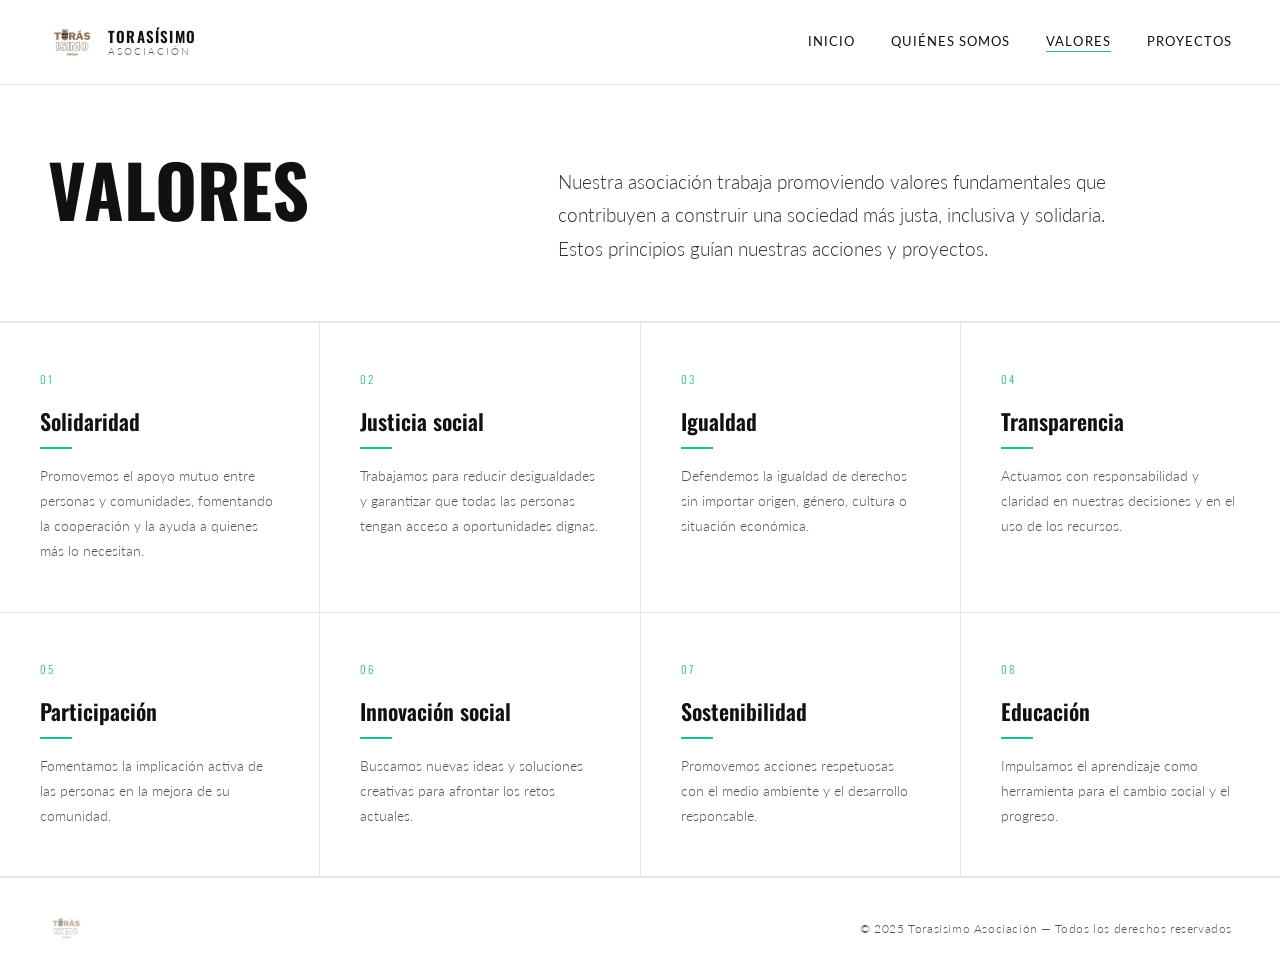
<file: valores.html>
<!DOCTYPE html>
<html lang="es">
<head>
<meta charset="UTF-8">
<meta name="viewport" content="width=device-width, initial-scale=1.0">
<title>Valores — Torasísimo</title>
<link href="https://fonts.googleapis.com/css2?family=Oswald:wght@300;400;600;700&family=Lato:wght@300;400&display=swap" rel="stylesheet">
<style>
*{ margin:0; padding:0; box-sizing:border-box; }

:root{
  --black: #111111;
  --white: #ffffff;
  --grey-light: #f1f1f1;
  --grey-mid: #e5e5e5;
  --accent: #1abc9c;
  --text-muted: #555;
}

body{
  font-family: 'Lato', sans-serif;
  font-weight: 300;
  color: var(--black);
  overflow-x: hidden;
}

/* HEADER */
header{
  display: flex;
  justify-content: space-between;
  align-items: center;
  padding: 18px 48px;
  border-bottom: 1px solid var(--grey-mid);
  position: sticky;
  top: 0;
  background: var(--white);
  z-index: 100;
}
.logo{ display:flex; align-items:center; gap:12px; }
.logo img{ height:48px; width:auto; }
.logo-text{ display:flex; flex-direction:column; line-height:1.2; }
.logo-text strong{
  font-family:'Oswald',sans-serif; font-size:15px; font-weight:600;
  letter-spacing:0.08em; text-transform:uppercase;
}
.logo-text span{
  font-family:'Lato',sans-serif; font-size:10px; font-weight:300;
  letter-spacing:0.2em; text-transform:uppercase; color:var(--text-muted);
}
nav{ display:flex; align-items:center; gap:36px; }
nav a{
  text-decoration:none; color:var(--black); font-size:13px;
  letter-spacing:0.08em; text-transform:uppercase; font-weight:400;
  position:relative; padding-bottom:2px; transition:color 0.2s;
}
nav a::after{
  content:""; position:absolute; bottom:0; left:0;
  width:0; height:1px; background:var(--accent); transition:width 0.25s ease;
}
nav a:hover::after{ width:100%; }
nav a.active{ border-bottom:1px solid var(--accent); }

/* INTRO */
.valores-intro{
  display: flex;
  align-items: flex-start;
  padding: 72px 48px 56px;
  gap: 60px;
  border-bottom: 1px solid var(--grey-mid);
  animation: fadeUp 0.8s ease both;
}

@keyframes fadeUp{
  from{ opacity:0; transform:translateY(14px); }
  to{ opacity:1; transform:translateY(0); }
}

.valores-titulo{
  width: 38%;
}

.valores-titulo h1{
  font-family: 'Oswald', sans-serif;
  font-size: 72px;
  font-weight: 700;
  line-height: 0.9;
}

.valores-texto{
  width: 62%;
  padding-top: 8px;
  font-size: 19px;
  line-height: 1.75;
  max-width: 560px;
  color: #333;
}

/* GRID */
.valores-grid{
  display: grid;
  grid-template-columns: repeat(4, 1fr);
  gap: 1px;
  background: var(--grey-mid);
  border-top: 1px solid var(--grey-mid);
  border-bottom: 1px solid var(--grey-mid);
}

.valor{
  background: var(--white);
  padding: 48px 40px;
  transition: background 0.2s;
  position: relative;
}

.valor:hover{
  background: var(--grey-light);
}

.valor-num{
  display: block;
  font-family: 'Oswald', sans-serif;
  font-size: 11px;
  letter-spacing: 0.2em;
  color: var(--accent);
  margin-bottom: 18px;
}

.valor h3{
  font-family: 'Oswald', sans-serif;
  font-size: 22px;
  font-weight: 600;
  margin-bottom: 14px;
  position: relative;
}

.valor h3::after{
  content: "";
  display: block;
  width: 32px;
  height: 2px;
  background: var(--accent);
  margin-top: 10px;
}

.valor p{
  font-size: 14px;
  line-height: 1.8;
  color: var(--text-muted);
  margin-top: 14px;
}

/* FOOTER */
footer{
  border-top: 1px solid var(--grey-mid);
  padding: 32px 48px;
  display: flex;
  justify-content: space-between;
  align-items: center;
}
footer img{ height:36px; width:auto; opacity:0.6; }
footer p{ font-size:12px; color:var(--text-muted); letter-spacing:0.05em; }

/* RESPONSIVE */
@media(max-width:1100px){
  .valores-grid{ grid-template-columns: repeat(2, 1fr); }
}
@media(max-width:900px){
  header{ padding:16px 24px; }
  nav{ gap:20px; }
  .valores-intro{ flex-direction:column; padding:48px 24px 40px; gap:24px; }
  .valores-titulo, .valores-texto{ width:100%; }
  .valores-titulo h1{ font-size:52px; }
  .valores-grid{ grid-template-columns: repeat(2,1fr); }
  footer{ flex-direction:column; gap:16px; text-align:center; }
}
@media(max-width:520px){
  .valores-grid{ grid-template-columns: 1fr; }
}

/* HAMBURGER MENU */
.hamburger{
  display: none;
  flex-direction: column;
  gap: 5px;
  cursor: pointer;
  padding: 4px;
  background: none;
  border: none;
  z-index: 200;
}

.hamburger span{
  display: block;
  width: 24px;
  height: 2px;
  background: var(--black);
  transition: all 0.3s ease;
  transform-origin: center;
}

.hamburger.open span:nth-child(1){
  transform: translateY(7px) rotate(45deg);
}
.hamburger.open span:nth-child(2){
  opacity: 0;
}
.hamburger.open span:nth-child(3){
  transform: translateY(-7px) rotate(-45deg);
}

.nav-mobile{
  display: none;
  position: fixed;
  top: 0; left: 0;
  width: 100%; height: 100vh;
  background: var(--white);
  z-index: 150;
  flex-direction: column;
  justify-content: center;
  align-items: center;
  gap: 40px;
  opacity: 0;
  pointer-events: none;
  transition: opacity 0.3s ease;
}

.nav-mobile.open{
  opacity: 1;
  pointer-events: all;
}

.nav-mobile a{
  font-family: 'Oswald', sans-serif;
  font-size: 32px;
  font-weight: 600;
  text-decoration: none;
  color: var(--black);
  letter-spacing: 0.05em;
  text-transform: uppercase;
  transition: color 0.2s;
}

.nav-mobile a:hover,
.nav-mobile a.active{
  color: var(--accent);
}

@media(max-width: 768px){
  nav{ display: none; }
  .hamburger{ display: flex; }
  .nav-mobile{ display: flex; }
}
</style>
</head>
<body>

<header>
  <div class="logo">
    <img src="[data-uri]" alt="Torasísimo">
    <div class="logo-text">
      <strong>Torasísimo</strong>
      <span>Asociación</span>
    </div>
  </div>
  <nav>
    <a href="index.html">Inicio</a>
    <a href="quienes-somos.html">Quiénes Somos</a>
    <a href="valores.html" class="active">Valores</a>
    <a href="proyectos.html">Proyectos</a>
  </nav>

  <button class="hamburger" onclick="toggleMenu()" aria-label="Menú">
    <span></span>
    <span></span>
    <span></span>
  </button>
</header>
<div class="nav-mobile" id="nav-mobile">
  <a href="index.html">Inicio</a>
  <a href="quienes-somos.html">Quiénes Somos</a>
  <a href="valores.html" class="active">Valores</a>
  <a href="proyectos.html">Proyectos</a>
</div>

<section class="valores-intro">
  <div class="valores-titulo">
    <h1>VALORES</h1>
  </div>
  <div class="valores-texto">
    <p>Nuestra asociación trabaja promoviendo valores fundamentales que contribuyen a construir una sociedad más justa, inclusiva y solidaria. Estos principios guían nuestras acciones y proyectos.</p>
  </div>
</section>

<section class="valores-grid">

  <div class="valor">
    <span class="valor-num">01</span>
    <h3>Solidaridad</h3>
    <p>Promovemos el apoyo mutuo entre personas y comunidades, fomentando la cooperación y la ayuda a quienes más lo necesitan.</p>
  </div>

  <div class="valor">
    <span class="valor-num">02</span>
    <h3>Justicia social</h3>
    <p>Trabajamos para reducir desigualdades y garantizar que todas las personas tengan acceso a oportunidades dignas.</p>
  </div>

  <div class="valor">
    <span class="valor-num">03</span>
    <h3>Igualdad</h3>
    <p>Defendemos la igualdad de derechos sin importar origen, género, cultura o situación económica.</p>
  </div>

  <div class="valor">
    <span class="valor-num">04</span>
    <h3>Transparencia</h3>
    <p>Actuamos con responsabilidad y claridad en nuestras decisiones y en el uso de los recursos.</p>
  </div>

  <div class="valor">
    <span class="valor-num">05</span>
    <h3>Participación</h3>
    <p>Fomentamos la implicación activa de las personas en la mejora de su comunidad.</p>
  </div>

  <div class="valor">
    <span class="valor-num">06</span>
    <h3>Innovación social</h3>
    <p>Buscamos nuevas ideas y soluciones creativas para afrontar los retos actuales.</p>
  </div>

  <div class="valor">
    <span class="valor-num">07</span>
    <h3>Sostenibilidad</h3>
    <p>Promovemos acciones respetuosas con el medio ambiente y el desarrollo responsable.</p>
  </div>

  <div class="valor">
    <span class="valor-num">08</span>
    <h3>Educación</h3>
    <p>Impulsamos el aprendizaje como herramienta para el cambio social y el progreso.</p>
  </div>

</section>

<footer>
  <img src="[data-uri]" alt="Torasísimo">
  <p>© 2025 Torasísimo Asociación — Todos los derechos reservados</p>
</footer>


<script>
function toggleMenu(){
  const btn = document.querySelector('.hamburger');
  const nav = document.getElementById('nav-mobile');
  btn.classList.toggle('open');
  nav.classList.toggle('open');
  document.body.style.overflow = nav.classList.contains('open') ? 'hidden' : '';
}
// Close menu when a link is clicked
document.querySelectorAll('.nav-mobile a').forEach(a => {
  a.addEventListener('click', () => {
    document.querySelector('.hamburger').classList.remove('open');
    document.getElementById('nav-mobile').classList.remove('open');
    document.body.style.overflow = '';
  });
});
</script>
</body>
</html>
</file>
